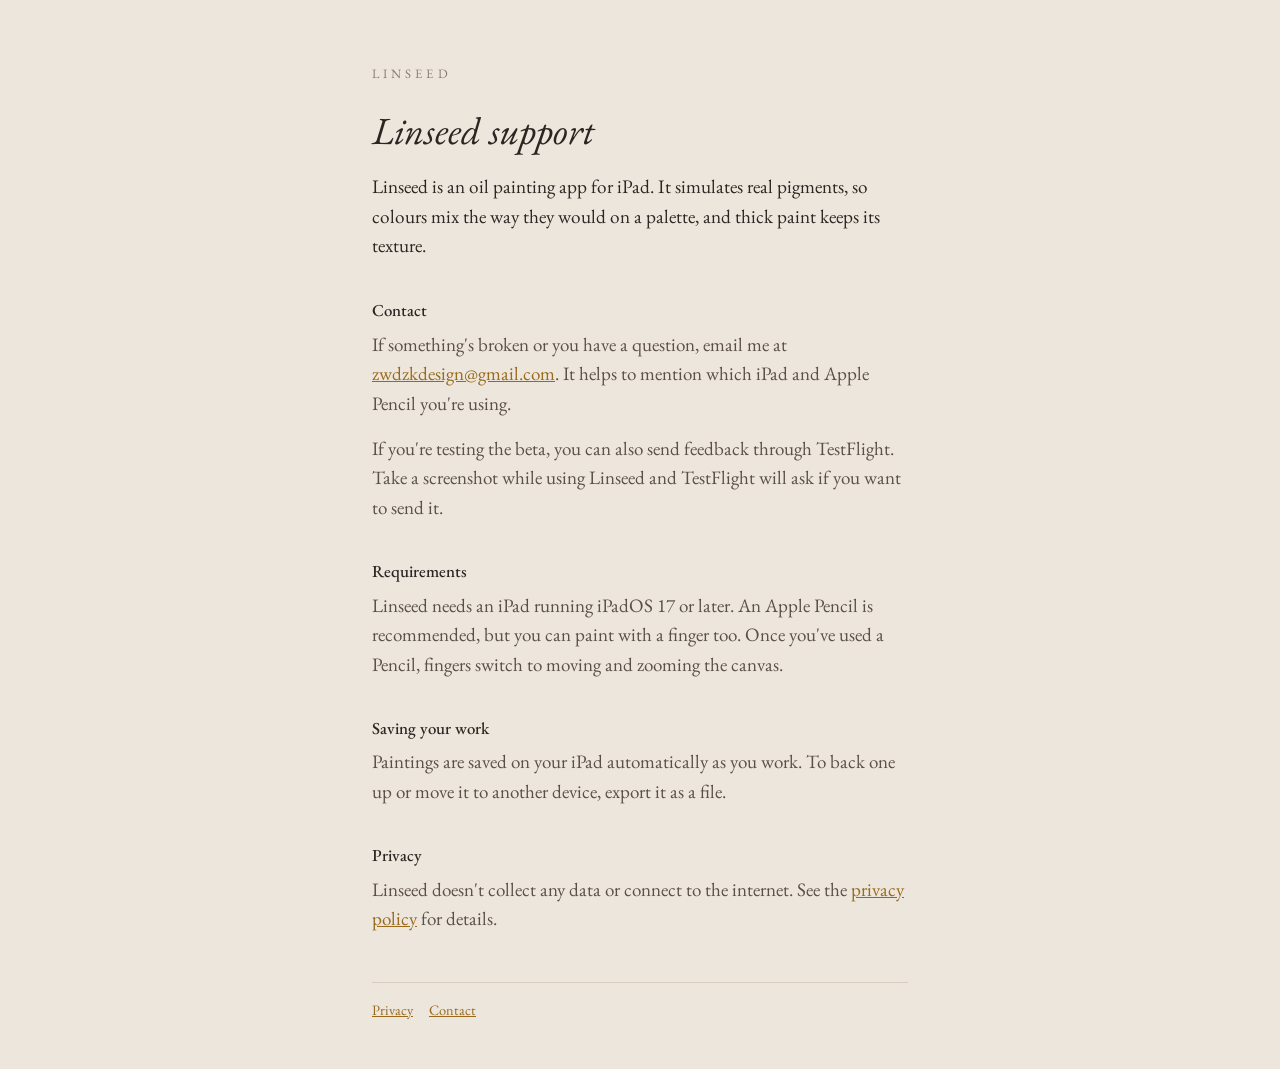
<file: index.html>
<!doctype html>
<html lang="en">
<head>
<meta charset="utf-8">
<meta name="viewport" content="width=device-width, initial-scale=1">
<title>Linseed Support</title>
<meta name="description" content="Support for Linseed, an oil painting app for iPad.">
<link rel="preconnect" href="https://fonts.googleapis.com">
<link rel="preconnect" href="https://fonts.gstatic.com" crossorigin>
<link href="https://fonts.googleapis.com/css2?family=EB+Garamond:ital,wght@0,400;0,500;1,400&display=swap" rel="stylesheet">
<link rel="stylesheet" href="style.css">
</head>
<body>
<main>
<p class="mark">Linseed</p>
<h1>Linseed support</h1>
<p class="lede">Linseed is an oil painting app for iPad. It simulates real pigments, so colours mix the way they would on a palette, and thick paint keeps its texture.</p>

<h2>Contact</h2>
<p>If something's broken or you have a question, email me at <a href="mailto:zwdzkdesign@gmail.com">zwdzkdesign@gmail.com</a>. It helps to mention which iPad and Apple Pencil you're using.</p>
<p>If you're testing the beta, you can also send feedback through TestFlight. Take a screenshot while using Linseed and TestFlight will ask if you want to send it.</p>

<h2>Requirements</h2>
<p>Linseed needs an iPad running iPadOS 17 or later. An Apple Pencil is recommended, but you can paint with a finger too. Once you've used a Pencil, fingers switch to moving and zooming the canvas.</p>

<h2>Saving your work</h2>
<p>Paintings are saved on your iPad automatically as you work. To back one up or move it to another device, export it as a file.</p>

<h2>Privacy</h2>
<p>Linseed doesn't collect any data or connect to the internet. See the <a href="privacy.html">privacy policy</a> for details.</p>

<footer><a href="privacy.html">Privacy</a><a href="mailto:zwdzkdesign@gmail.com">Contact</a></footer>
</main>
</body>
</html>
</file>
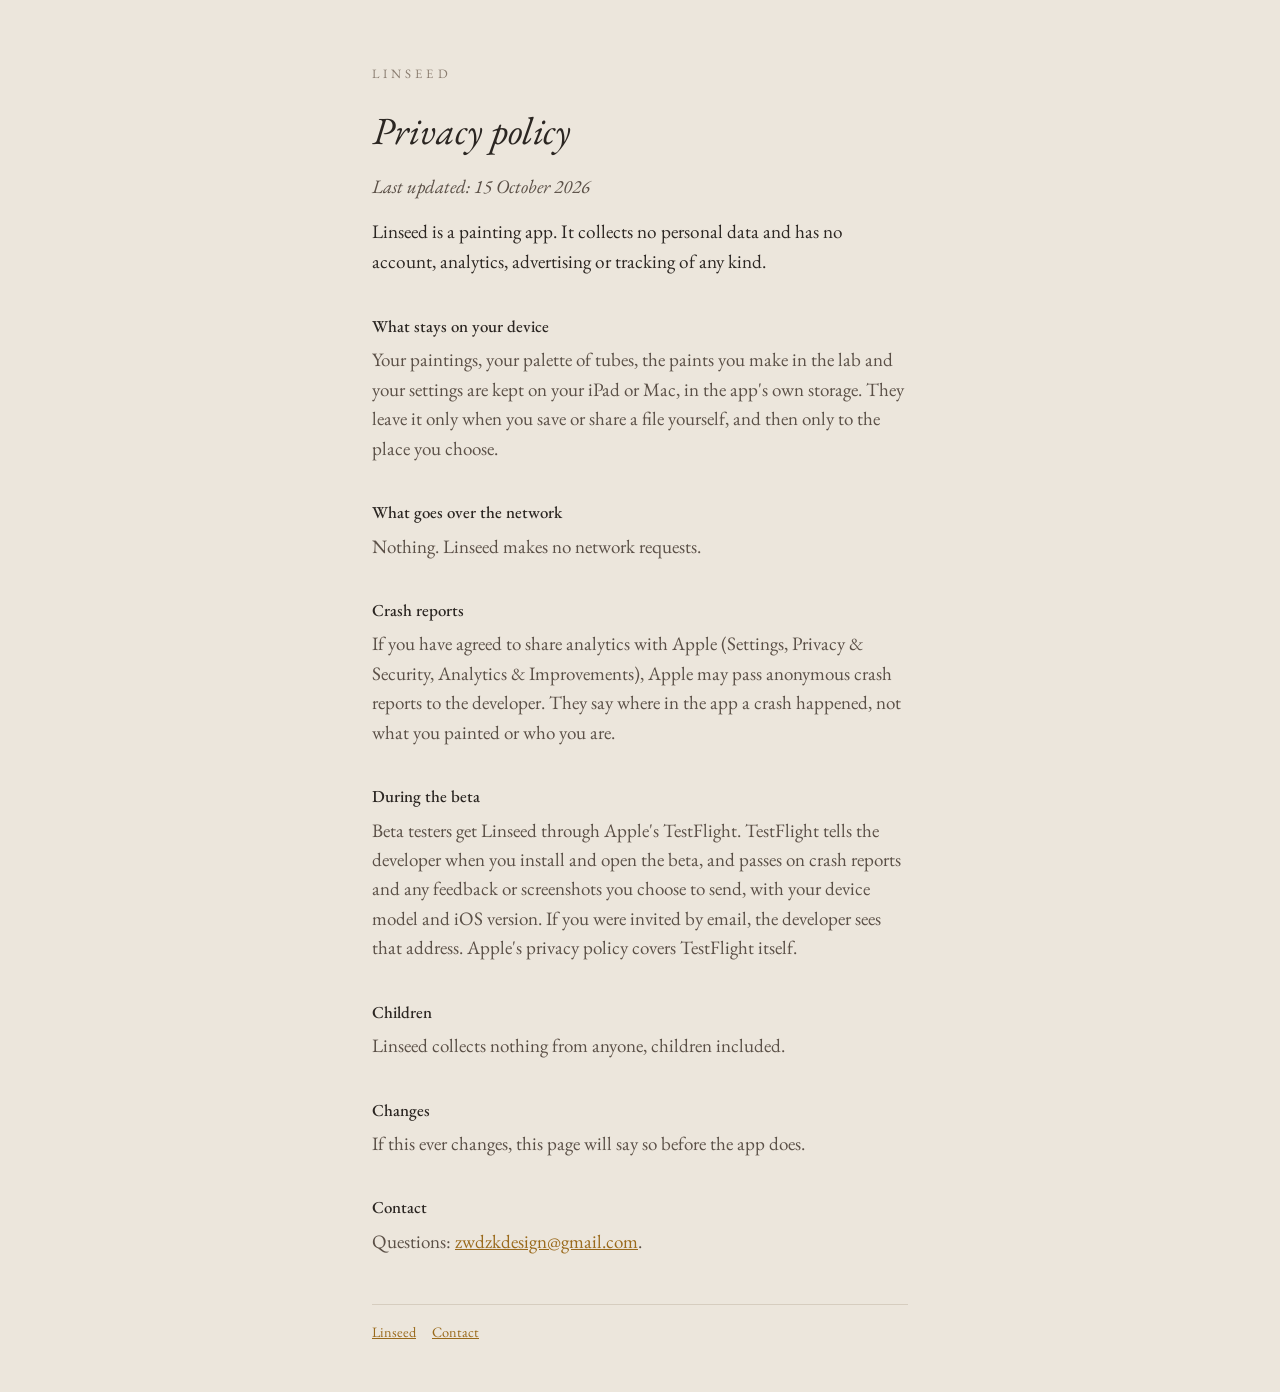
<file: privacy.html>
<!doctype html>
<html lang="en">
<head>
<meta charset="utf-8">
<meta name="viewport" content="width=device-width, initial-scale=1">
<title>Linseed Privacy Policy</title>
<meta name="description" content="Linseed collects no personal data.">
<link rel="preconnect" href="https://fonts.googleapis.com">
<link rel="preconnect" href="https://fonts.gstatic.com" crossorigin>
<link href="https://fonts.googleapis.com/css2?family=EB+Garamond:ital,wght@0,400;0,500;1,400&display=swap" rel="stylesheet">
<link rel="stylesheet" href="style.css">
</head>
<body>
<main>
<p class="mark"><a href="./">Linseed</a></p>
<h1>Privacy policy</h1>
<p><em>Last updated: 15 October 2026</em></p>
<p class="lede">Linseed is a painting app. It collects no personal data and has no account, analytics, advertising or tracking of any kind.</p>

<h2>What stays on your device</h2>
<p>Your paintings, your palette of tubes, the paints you make in the lab and your settings are kept on your iPad or Mac, in the app's own storage. They leave it only when you save or share a file yourself, and then only to the place you choose.</p>

<h2>What goes over the network</h2>
<p>Nothing. Linseed makes no network requests.</p>

<h2>Crash reports</h2>
<p>If you have agreed to share analytics with Apple (Settings, Privacy &amp; Security, Analytics &amp; Improvements), Apple may pass anonymous crash reports to the developer. They say where in the app a crash happened, not what you painted or who you are.</p>

<h2>During the beta</h2>
<p>Beta testers get Linseed through Apple's TestFlight. TestFlight tells the developer when you install and open the beta, and passes on crash reports and any feedback or screenshots you choose to send, with your device model and iOS version. If you were invited by email, the developer sees that address. Apple's privacy policy covers TestFlight itself.</p>

<h2>Children</h2>
<p>Linseed collects nothing from anyone, children included.</p>

<h2>Changes</h2>
<p>If this ever changes, this page will say so before the app does.</p>

<h2>Contact</h2>
<p>Questions: <a href="mailto:zwdzkdesign@gmail.com">zwdzkdesign@gmail.com</a>.</p>

<footer><a href="./">Linseed</a><a href="mailto:zwdzkdesign@gmail.com">Contact</a></footer>
</main>
</body>
</html>
</file>
<file: style.css>
:root {
  --paper: #ece6dc;
  --ink: #2b2622;
  --soft: #5b5047;
  --faint: #8a7d70;
  --rule: #d6cdbf;
  --accent: #9a6a1c;
}
@media (prefers-color-scheme: dark) {
  :root {
    --paper: #1f1c19;
    --ink: #ece6dc;
    --soft: #c4b9ab;
    --faint: #8f8476;
    --rule: #3a342e;
    --accent: #d9a54a;
  }
}
* { box-sizing: border-box; }
html { -webkit-text-size-adjust: 100%; }
body {
  margin: 0;
  background: var(--paper);
  color: var(--ink);
  font: 19px/1.55 "EB Garamond", Georgia, serif;
}
main { max-width: 36rem; margin: 0 auto; padding: 4rem 1.25rem 3rem; }
.mark { letter-spacing: 0.32em; text-transform: uppercase; font-size: 0.8rem; color: var(--faint); margin: 0 0 1.5rem; }
.mark a { color: inherit; text-decoration: none; }
h1 { font-weight: 400; font-style: italic; font-size: 2.4rem; line-height: 1.15; margin: 0 0 1.25rem; }
h2 { font-weight: 500; font-size: 1.05rem; margin: 2.25rem 0 0.4rem; }
p { margin: 0 0 1rem; color: var(--soft); }
p.lede { color: var(--ink); font-size: 1.2rem; }
a { color: var(--accent); }
footer { margin-top: 3rem; padding-top: 1rem; border-top: 1px solid var(--rule); font-size: 0.9rem; color: var(--faint); }
footer a { margin-right: 1rem; }
</file>
